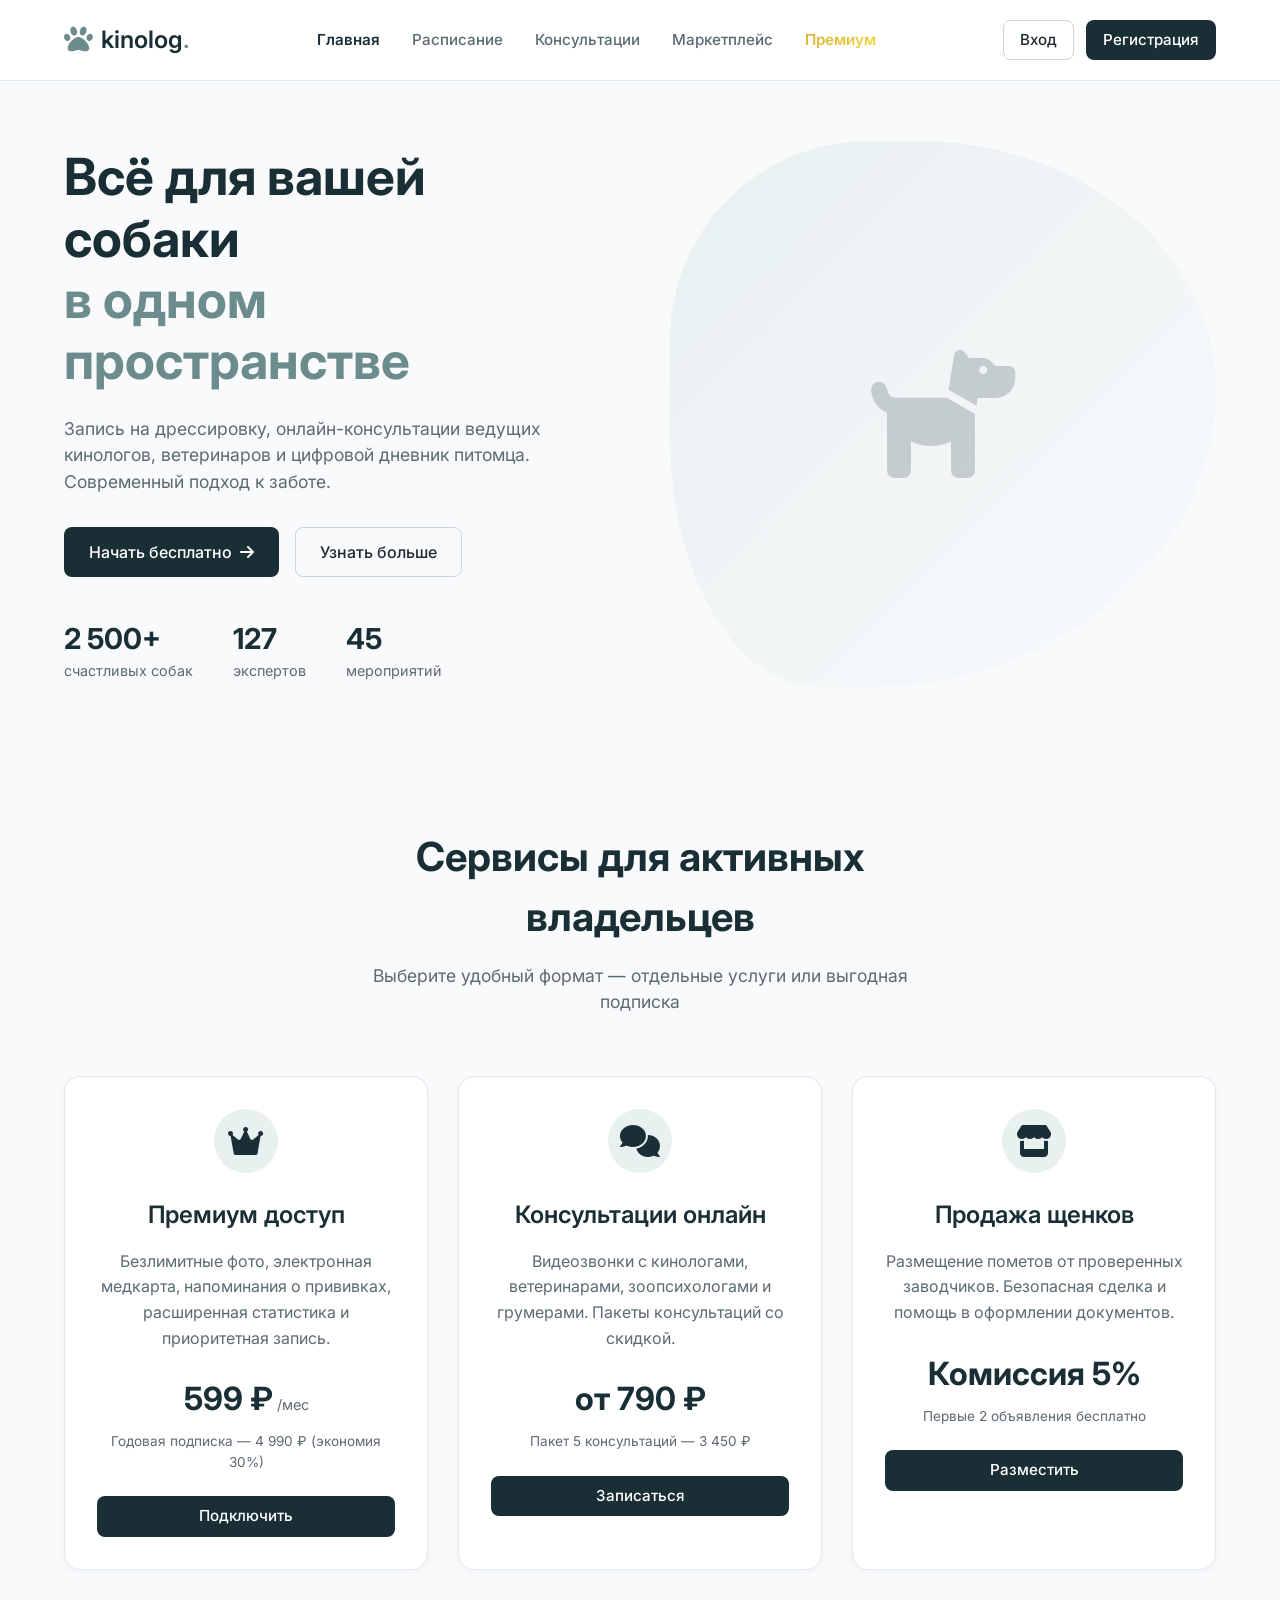
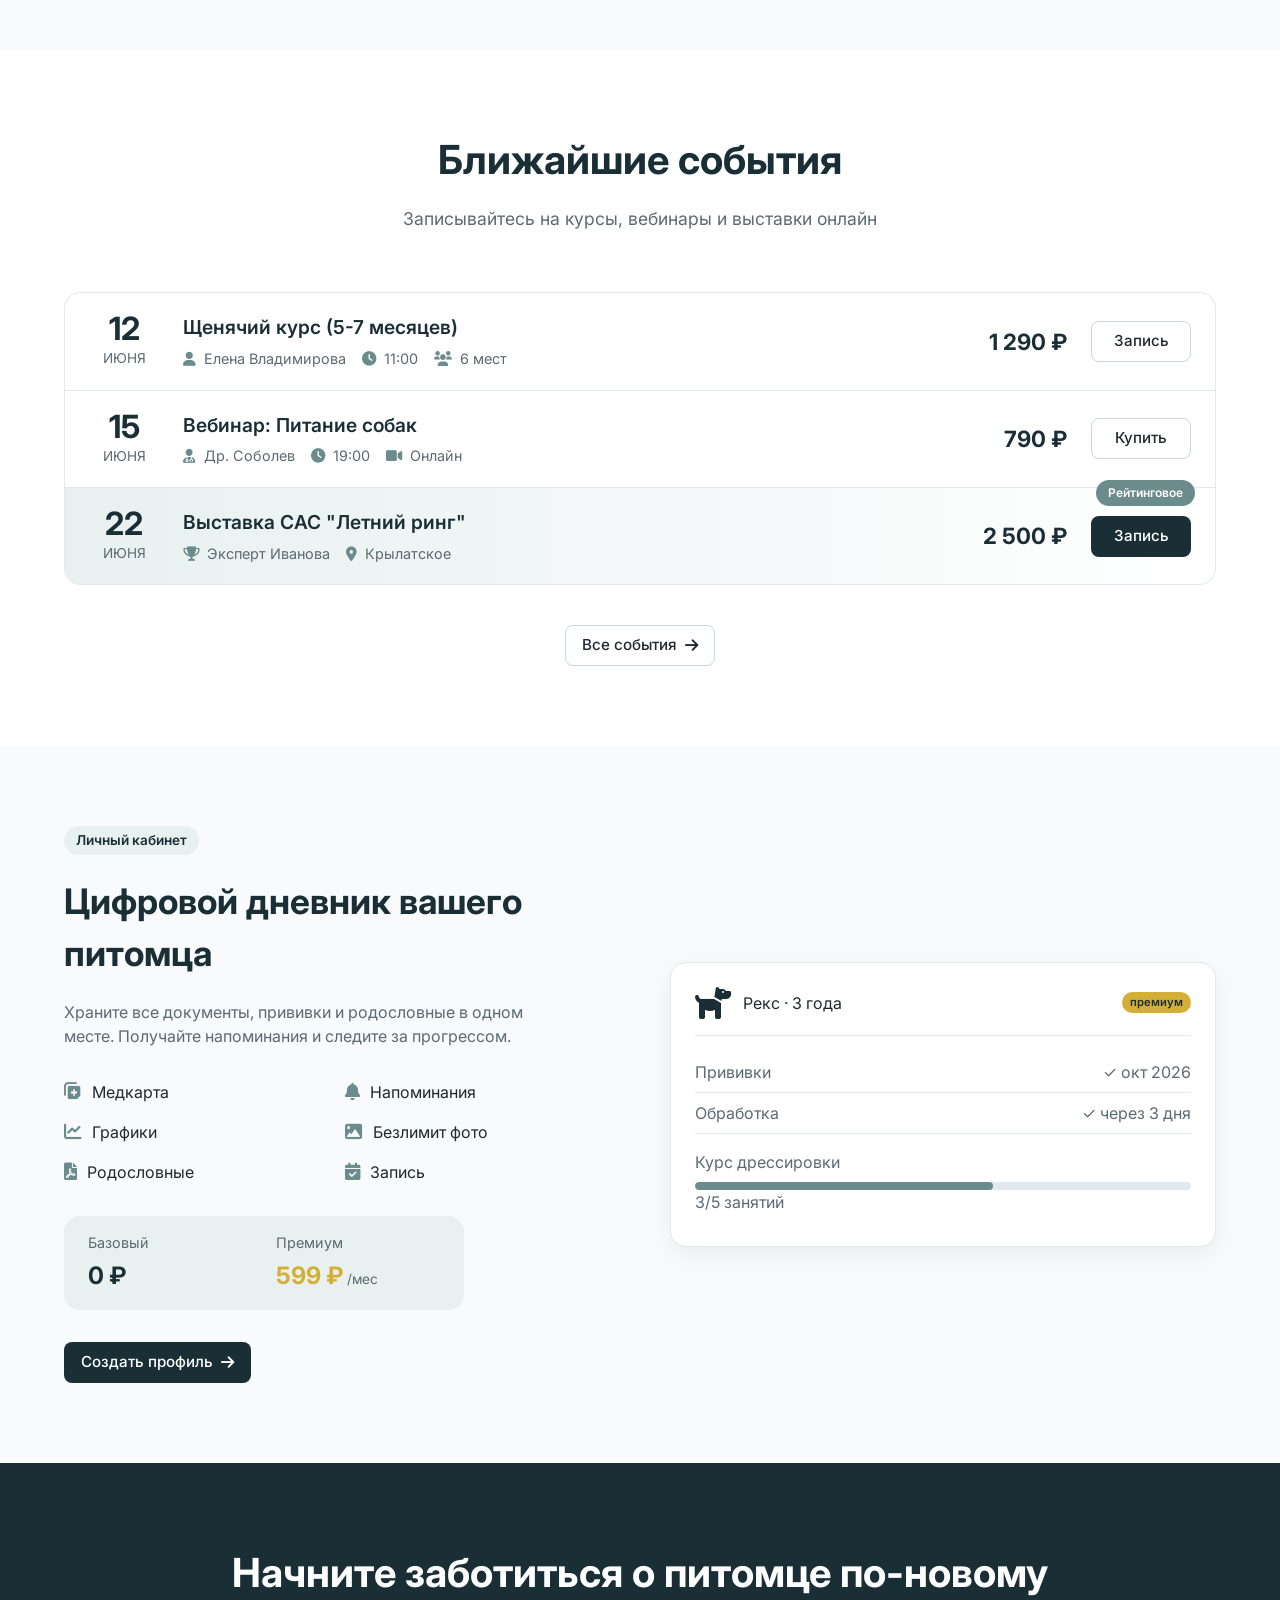
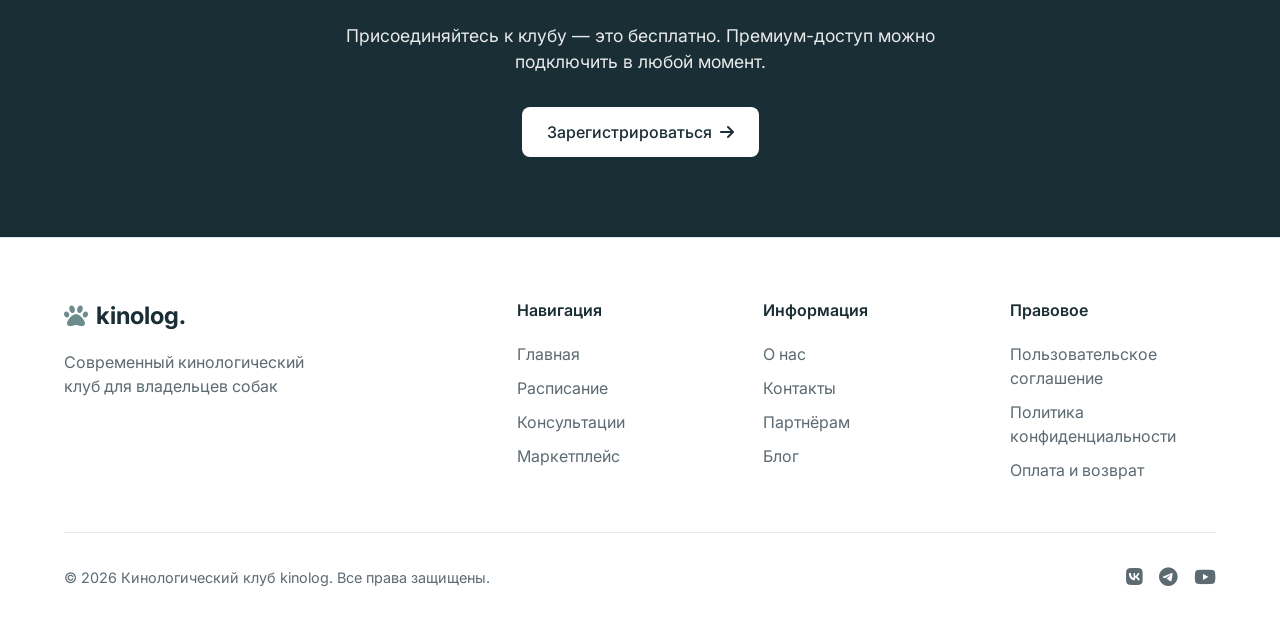
<file: index.html>
<!DOCTYPE html>
<html lang="ru">
<head>
  <meta charset="UTF-8">
  <meta name="viewport" content="width=device-width, initial-scale=1.0">
  
  <!-- SEO -->
  <title>Кинологический клуб | Современный подход к воспитанию собак</title>
  <meta name="description" content="Кинологический клуб с онлайн-записью, консультациями экспертов и цифровым дневником питомца. Премиум-сервисы для владельцев собак.">
  <meta name="keywords" content="кинологический клуб, дрессировка собак, консультация кинолога, личный кабинет собаки">
  
  <!-- Шрифты -->
  <link rel="preconnect" href="https://fonts.googleapis.com">
  <link rel="preconnect" href="https://fonts.gstatic.com" crossorigin>
  <link href="https://fonts.googleapis.com/css2?family=Inter:wght@300;400;500;600;700&display=swap" rel="stylesheet">
  
  <!-- Иконки -->
  <link rel="stylesheet" href="https://cdnjs.cloudflare.com/ajax/libs/font-awesome/6.0.0-beta3/css/all.min.css">
  
  <!-- CSS -->
  <link rel="stylesheet" href="css/style.css">
</head>
<body>
  <!-- Навигация -->
  <nav class="nav">
    <div class="container nav__container">
      <a href="index.html" class="logo">
        <i class="fas fa-paw logo__icon"></i>
        <span class="logo__text">kinolog<span class="logo__dot">.</span></span>
      </a>
      
      <div class="nav__links">
        <a href="index.html" class="nav__link nav__link--active">Главная</a>
        <a href="#" class="nav__link">Расписание</a>
        <a href="#" class="nav__link">Консультации</a>
        <a href="#" class="nav__link">Маркетплейс</a>
        <a href="#" class="nav__link nav__link--premium">Премиум</a>
      </div>
      
      <div class="nav__buttons">
        <a href="register.html" class="btn btn--outline">Вход</a>
        <a href="register.html" class="btn btn--primary">Регистрация</a>
      </div>
      
      <button class="nav__mobile-toggle" id="mobileToggle">
        <i class="fas fa-bars"></i>
      </button>
    </div>
  </nav>

  <main>
    <!-- Hero секция -->
    <section class="hero">
      <div class="container hero__container">
        <div class="hero__content">
          <h1 class="hero__title">
            Всё для вашей собаки <br>
            <span class="hero__title--highlight">в одном пространстве</span>
          </h1>
          <p class="hero__subtitle">
            Запись на дрессировку, онлайн-консультации ведущих кинологов, 
            ветеринаров и цифровой дневник питомца. Современный подход к заботе.
          </p>
          <div class="hero__actions">
            <a href="register.html" class="btn btn--primary btn--large">
              Начать бесплатно
              <i class="fas fa-arrow-right"></i>
            </a>
            <a href="#" class="btn btn--outline btn--large">
              Узнать больше
            </a>
          </div>
          <div class="hero__stats">
            <div class="stat-item">
              <span class="stat-item__number">2 500+</span>
              <span class="stat-item__label">счастливых собак</span>
            </div>
            <div class="stat-item">
              <span class="stat-item__number">127</span>
              <span class="stat-item__label">экспертов</span>
            </div>
            <div class="stat-item">
              <span class="stat-item__number">45</span>
              <span class="stat-item__label">мероприятий</span>
            </div>
          </div>
        </div>
        <div class="hero__visual">
          <div class="hero__image">
            <div class="hero__image-shape"></div>
            <i class="fas fa-dog hero__image-icon"></i>
          </div>
        </div>
      </div>
    </section>

    <!-- Коммерческие преимущества -->
    <section class="section">
      <div class="container">
        <div class="section__header">
          <h2 class="section__title">Сервисы для активных владельцев</h2>
          <p class="section__subtitle">
            Выберите удобный формат — отдельные услуги или выгодная подписка
          </p>
        </div>
        
        <div class="cards-grid">
          <!-- Карточка 1: Премиум подписка -->
          <div class="card">
            <div class="card__icon">
              <i class="fas fa-crown"></i>
            </div>
            <h3 class="card__title">Премиум доступ</h3>
            <p class="card__text">
              Безлимитные фото, электронная медкарта, напоминания о прививках, 
              расширенная статистика и приоритетная запись.
            </p>
            <div class="card__price">
              <span class="card__price-main">599 ₽</span>
              <span class="card__price-period">/мес</span>
            </div>
            <div class="card__hint">Годовая подписка — 4 990 ₽ (экономия 30%)</div>
            <a href="register.html" class="btn btn--primary card__btn">Подключить</a>
          </div>
          
          <!-- Карточка 2: Консультации -->
          <div class="card">
            <div class="card__icon">
              <i class="fas fa-comments"></i>
            </div>
            <h3 class="card__title">Консультации онлайн</h3>
            <p class="card__text">
              Видеозвонки с кинологами, ветеринарами, зоопсихологами и грумерами. 
              Пакеты консультаций со скидкой.
            </p>
            <div class="card__price">
              <span class="card__price-main">от 790 ₽</span>
            </div>
            <div class="card__hint">Пакет 5 консультаций — 3 450 ₽</div>
            <a href="register.html" class="btn btn--primary card__btn">Записаться</a>
          </div>
          
          <!-- Карточка 3: Маркетплейс -->
          <div class="card">
            <div class="card__icon">
              <i class="fas fa-store"></i>
            </div>
            <h3 class="card__title">Продажа щенков</h3>
            <p class="card__text">
              Размещение пометов от проверенных заводчиков. Безопасная сделка 
              и помощь в оформлении документов.
            </p>
            <div class="card__price">
              <span class="card__price-main">Комиссия 5%</span>
            </div>
            <div class="card__hint">Первые 2 объявления бесплатно</div>
            <a href="register.html" class="btn btn--primary card__btn">Разместить</a>
          </div>
        </div>
      </div>
    </section>

    <!-- Расписание (предпросмотр) -->
    <section class="section section--gray">
      <div class="container">
        <div class="section__header">
          <h2 class="section__title">Ближайшие события</h2>
          <p class="section__subtitle">
            Записывайтесь на курсы, вебинары и выставки онлайн
          </p>
        </div>
        
        <div class="events-preview">
          <!-- Событие 1 -->
          <div class="event-row">
            <div class="event-row__date">
              <span class="event-row__day">12</span>
              <span class="event-row__month">июня</span>
            </div>
            <div class="event-row__info">
              <h4 class="event-row__title">Щенячий курс (5-7 месяцев)</h4>
              <div class="event-row__meta">
                <span><i class="fas fa-user"></i> Елена Владимирова</span>
                <span><i class="fas fa-clock"></i> 11:00</span>
                <span><i class="fas fa-users"></i> 6 мест</span>
              </div>
            </div>
            <div class="event-row__price">1 290 ₽</div>
            <a href="register.html" class="btn btn--outline event-row__btn">Запись</a>
          </div>
          
          <!-- Событие 2 -->
          <div class="event-row">
            <div class="event-row__date">
              <span class="event-row__day">15</span>
              <span class="event-row__month">июня</span>
            </div>
            <div class="event-row__info">
              <h4 class="event-row__title">Вебинар: Питание собак</h4>
              <div class="event-row__meta">
                <span><i class="fas fa-user-md"></i> Др. Соболев</span>
                <span><i class="fas fa-clock"></i> 19:00</span>
                <span><i class="fas fa-video"></i> Онлайн</span>
              </div>
            </div>
            <div class="event-row__price">790 ₽</div>
            <a href="register.html" class="btn btn--outline event-row__btn">Купить</a>
          </div>
          
          <!-- Событие 3 -->
          <div class="event-row event-row--featured">
            <div class="event-row__date">
              <span class="event-row__day">22</span>
              <span class="event-row__month">июня</span>
            </div>
            <div class="event-row__info">
              <h4 class="event-row__title">Выставка CAC "Летний ринг"</h4>
              <div class="event-row__meta">
                <span><i class="fas fa-trophy"></i> Эксперт Иванова</span>
                <span><i class="fas fa-map-marker-alt"></i> Крылатское</span>
              </div>
            </div>
            <div class="event-row__price">2 500 ₽</div>
            <a href="register.html" class="btn btn--primary event-row__btn">Запись</a>
            <span class="event-row__badge">Рейтинговое</span>
          </div>
        </div>
        
        <div class="section__footer">
          <a href="#" class="btn btn--outline">
            Все события
            <i class="fas fa-arrow-right"></i>
          </a>
        </div>
      </div>
    </section>

    <!-- Личный кабинет (превью) -->
    <section class="section">
      <div class="container">
        <div class="dashboard-preview">
          <div class="dashboard-preview__content">
            <span class="dashboard-preview__badge">Личный кабинет</span>
            <h2 class="dashboard-preview__title">Цифровой дневник вашего питомца</h2>
            <p class="dashboard-preview__text">
              Храните все документы, прививки и родословные в одном месте. 
              Получайте напоминания и следите за прогрессом.
            </p>
            
            <div class="dashboard-preview__features">
              <div class="feature-item">
                <i class="fas fa-notes-medical"></i>
                <span>Медкарта</span>
              </div>
              <div class="feature-item">
                <i class="fas fa-bell"></i>
                <span>Напоминания</span>
              </div>
              <div class="feature-item">
                <i class="fas fa-chart-line"></i>
                <span>Графики</span>
              </div>
              <div class="feature-item">
                <i class="fas fa-image"></i>
                <span>Безлимит фото</span>
              </div>
              <div class="feature-item">
                <i class="fas fa-file-pdf"></i>
                <span>Родословные</span>
              </div>
              <div class="feature-item">
                <i class="fas fa-calendar-check"></i>
                <span>Запись</span>
              </div>
            </div>
            
            <div class="dashboard-preview__pricing">
              <div class="pricing-item">
                <span class="pricing-item__name">Базовый</span>
                <span class="pricing-item__price">0 ₽</span>
              </div>
              <div class="pricing-item pricing-item--premium">
                <span class="pricing-item__name">Премиум</span>
                <span class="pricing-item__price">599 ₽</span>
                <span class="pricing-item__period">/мес</span>
              </div>
            </div>
            
            <a href="register.html" class="btn btn--primary">
              Создать профиль
              <i class="fas fa-arrow-right"></i>
            </a>
          </div>
          
          <div class="dashboard-preview__visual">
            <div class="dashboard-card">
              <div class="dashboard-card__header">
                <i class="fas fa-dog"></i>
                <span>Рекс · 3 года</span>
                <span class="dashboard-card__badge">премиум</span>
              </div>
              <div class="dashboard-card__body">
                <div class="dashboard-card__row">
                  <span>Прививки</span>
                  <span>✓ окт 2026</span>
                </div>
                <div class="dashboard-card__row">
                  <span>Обработка</span>
                  <span>✓ через 3 дня</span>
                </div>
                <div class="dashboard-card__progress">
                  <span>Курс дрессировки</span>
                  <div class="progress-bar">
                    <div class="progress-bar__fill" style="width: 60%"></div>
                  </div>
                  <span>3/5 занятий</span>
                </div>
              </div>
            </div>
          </div>
        </div>
      </div>
    </section>

    <!-- Призыв к действию -->
    <section class="cta">
      <div class="container cta__container">
        <h2 class="cta__title">Начните заботиться о питомце по-новому</h2>
        <p class="cta__text">
          Присоединяйтесь к клубу — это бесплатно. Премиум-доступ можно подключить в любой момент.
        </p>
        <a href="register.html" class="btn btn--primary btn--large">
          Зарегистрироваться
          <i class="fas fa-arrow-right"></i>
        </a>
      </div>
    </section>
  </main>

  <!-- Подвал -->
  <footer class="footer">
    <div class="container footer__container">
      <div class="footer__grid">
        <div class="footer__col">
          <div class="footer__logo">
            <i class="fas fa-paw"></i>
            <span>kinolog.</span>
          </div>
          <p class="footer__text">Современный кинологический клуб для владельцев собак</p>
        </div>
        
        <div class="footer__col">
          <h4>Навигация</h4>
          <a href="#">Главная</a>
          <a href="#">Расписание</a>
          <a href="#">Консультации</a>
          <a href="#">Маркетплейс</a>
        </div>
        
        <div class="footer__col">
          <h4>Информация</h4>
          <a href="#">О нас</a>
          <a href="#">Контакты</a>
          <a href="#">Партнёрам</a>
          <a href="#">Блог</a>
        </div>
        
        <div class="footer__col">
          <h4>Правовое</h4>
          <a href="#">Пользовательское соглашение</a>
          <a href="#">Политика конфиденциальности</a>
          <a href="#">Оплата и возврат</a>
        </div>
      </div>
      
      <div class="footer__bottom">
        <p>© 2026 Кинологический клуб kinolog. Все права защищены.</p>
        <div class="footer__social">
          <a href="#"><i class="fab fa-vk"></i></a>
          <a href="#"><i class="fab fa-telegram"></i></a>
          <a href="#"><i class="fab fa-youtube"></i></a>
        </div>
      </div>
    </div>
  </footer>

  <script src="js/main.js"></script>
</body>
</html>
</file>
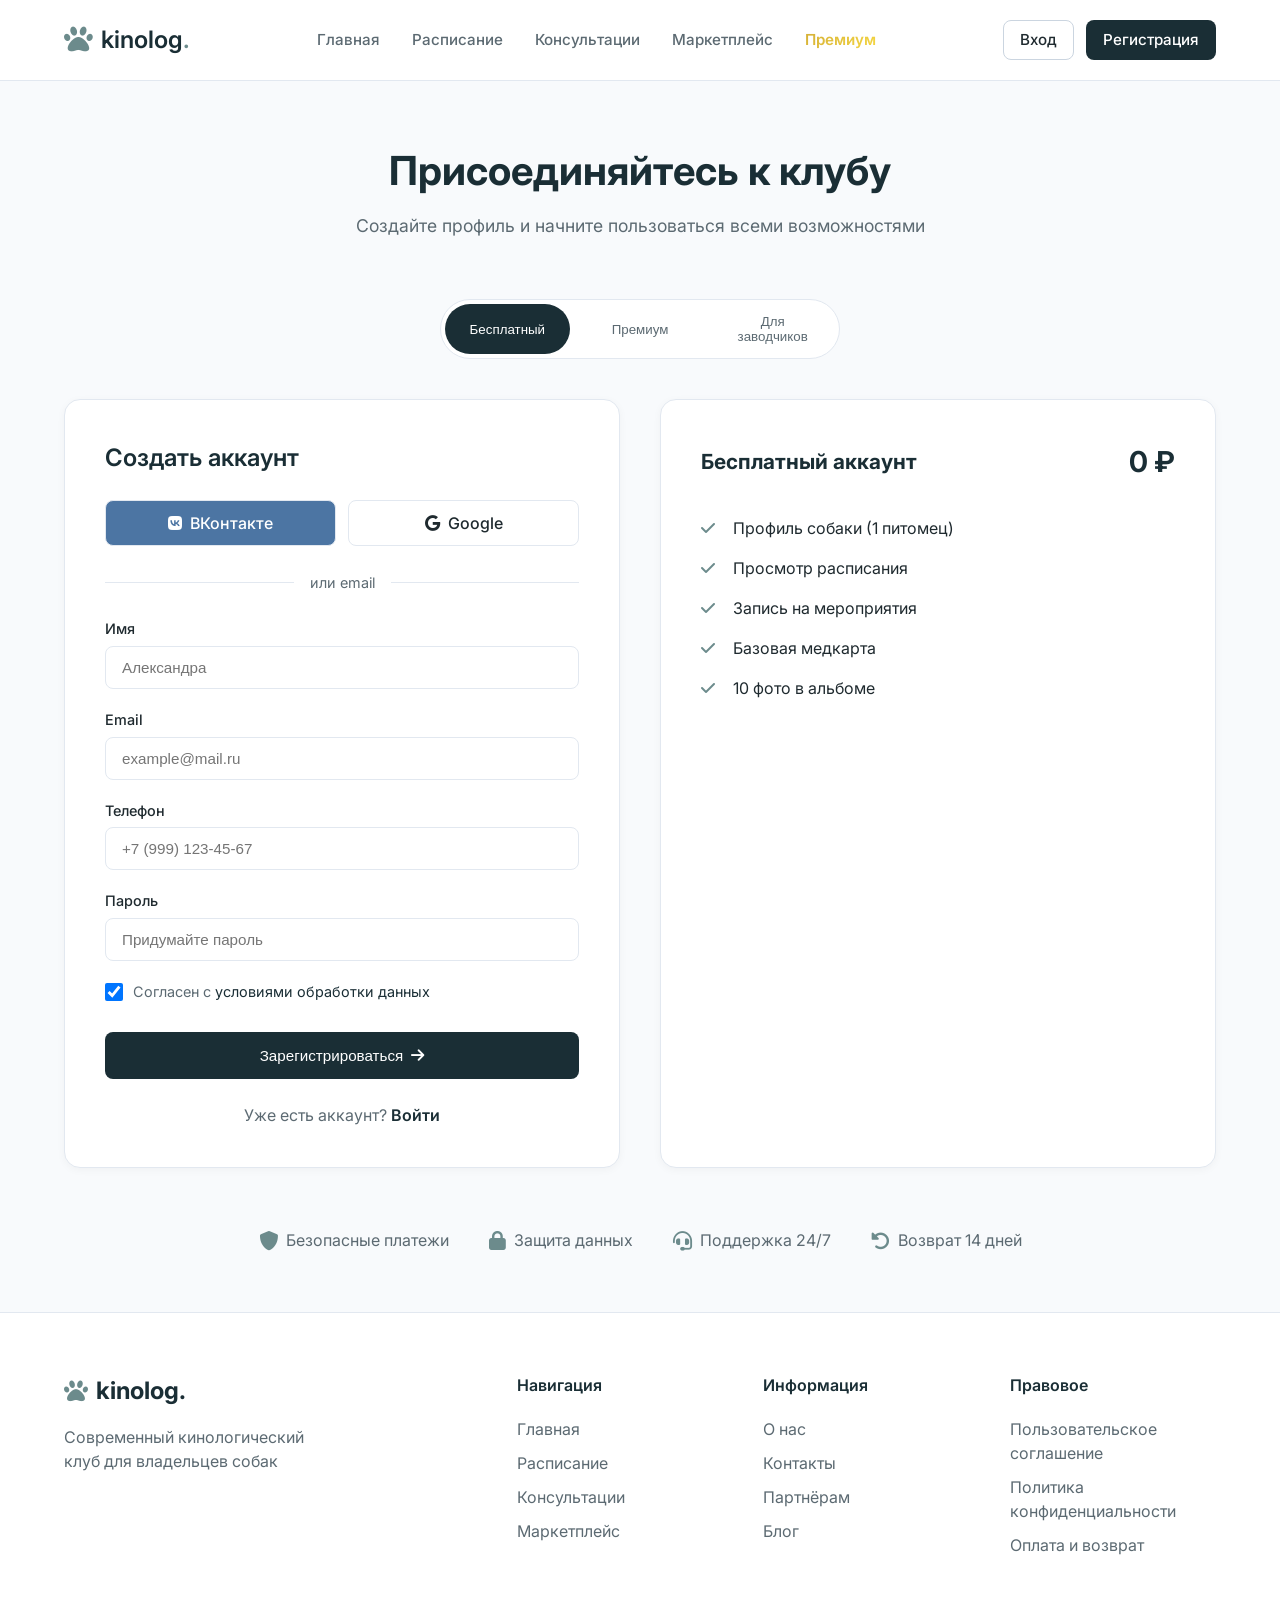
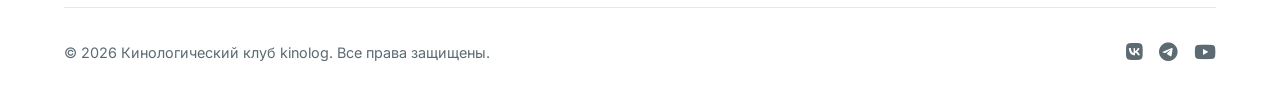
<file: register.html>
<!DOCTYPE html>
<html lang="ru">
<head>
  <meta charset="UTF-8">
  <meta name="viewport" content="width=device-width, initial-scale=1.0">
  
  <!-- SEO -->
  <title>Регистрация в кинологическом клубе | Создайте профиль питомца</title>
  <meta name="description" content="Регистрация в кинологическом клубе. Создайте цифровой профиль собаки, получайте напоминания и записывайтесь на занятия.">
  
  <!-- Шрифты -->
  <link rel="preconnect" href="https://fonts.googleapis.com">
  <link rel="preconnect" href="https://fonts.gstatic.com" crossorigin>
  <link href="https://fonts.googleapis.com/css2?family=Inter:wght@300;400;500;600;700&display=swap" rel="stylesheet">
  
  <!-- Иконки -->
  <link rel="stylesheet" href="https://cdnjs.cloudflare.com/ajax/libs/font-awesome/6.0.0-beta3/css/all.min.css">
  
  <!-- CSS -->
  <link rel="stylesheet" href="css/style.css">
</head>
<body>
  <!-- Навигация -->
  <nav class="nav">
    <div class="container nav__container">
      <a href="index.html" class="logo">
        <i class="fas fa-paw logo__icon"></i>
        <span class="logo__text">kinolog<span class="logo__dot">.</span></span>
      </a>
      
      <div class="nav__links">
        <a href="index.html" class="nav__link">Главная</a>
        <a href="#" class="nav__link">Расписание</a>
        <a href="#" class="nav__link">Консультации</a>
        <a href="#" class="nav__link">Маркетплейс</a>
        <a href="#" class="nav__link nav__link--premium">Премиум</a>
      </div>
      
      <div class="nav__buttons">
        <a href="register.html" class="btn btn--outline">Вход</a>
        <a href="register.html" class="btn btn--primary">Регистрация</a>
      </div>
      
      <button class="nav__mobile-toggle" id="mobileToggle">
        <i class="fas fa-bars"></i>
      </button>
    </div>
  </nav>

  <main>
    <div class="container">
      <!-- Заголовок страницы -->
      <div class="page-header">
        <h1 class="page-header__title">Присоединяйтесь к клубу</h1>
        <p class="page-header__subtitle">Создайте профиль и начните пользоваться всеми возможностями</p>
      </div>

      <!-- Выбор тарифа -->
      <div class="plan-selector">
        <div class="plan-selector__tabs">
          <button class="plan-selector__tab plan-selector__tab--active" data-plan="free">Бесплатный</button>
          <button class="plan-selector__tab" data-plan="premium">Премиум</button>
          <button class="plan-selector__tab" data-plan="breeder">Для заводчиков</button>
        </div>
      </div>

      <!-- Основной контент: форма + преимущества -->
      <div class="register-grid">
        <!-- Левая колонка: форма -->
        <div class="register-form">
          <h2 class="register-form__title">Создать аккаунт</h2>
          
          <div class="register-form__social">
            <a href="#" class="social-btn social-btn--vk">
              <i class="fab fa-vk"></i>
              <span>ВКонтакте</span>
            </a>
            <a href="#" class="social-btn social-btn--google">
              <i class="fab fa-google"></i>
              <span>Google</span>
            </a>
          </div>
          
          <div class="register-form__divider">
            <span>или email</span>
          </div>
          
          <form id="registerForm" class="form">
            <div class="form__group">
              <label class="form__label">Имя</label>
              <input type="text" class="form__input" placeholder="Александра">
            </div>
            
            <div class="form__group">
              <label class="form__label">Email</label>
              <input type="email" class="form__input" placeholder="example@mail.ru">
            </div>
            
            <div class="form__group">
              <label class="form__label">Телефон</label>
              <input type="tel" class="form__input" placeholder="+7 (999) 123-45-67">
            </div>
            
            <div class="form__group">
              <label class="form__label">Пароль</label>
              <input type="password" class="form__input" placeholder="Придумайте пароль">
            </div>
            
            <div class="form__group form__group--checkbox">
              <input type="checkbox" id="agree" checked>
              <label for="agree">
                Согласен с <a href="#">условиями обработки данных</a>
              </label>
            </div>
            
            <button type="submit" class="btn btn--primary form__submit">
              Зарегистрироваться
              <i class="fas fa-arrow-right"></i>
            </button>
          </form>
          
          <p class="register-form__login-link">
            Уже есть аккаунт? <a href="#">Войти</a>
          </p>
        </div>
        
        <!-- Правая колонка: преимущества тарифов -->
        <div class="register-benefits">
          <!-- Бесплатный план -->
          <div class="benefits-plan benefits-plan--active" id="freePlan">
            <div class="benefits-plan__header">
              <h3>Бесплатный аккаунт</h3>
              <div class="benefits-plan__price">0 ₽</div>
            </div>
            <ul class="benefits-plan__list">
              <li><i class="fas fa-check"></i> Профиль собаки (1 питомец)</li>
              <li><i class="fas fa-check"></i> Просмотр расписания</li>
              <li><i class="fas fa-check"></i> Запись на мероприятия</li>
              <li><i class="fas fa-check"></i> Базовая медкарта</li>
              <li><i class="fas fa-check"></i> 10 фото в альбоме</li>
            </ul>
          </div>
          
          <!-- Премиум план -->
          <div class="benefits-plan" id="premiumPlan">
            <div class="benefits-plan__header">
              <h3>Премиум</h3>
              <div class="benefits-plan__price">599 ₽ <span>/мес</span></div>
            </div>
            <ul class="benefits-plan__list">
              <li><i class="fas fa-crown"></i> До 5 питомцев</li>
              <li><i class="fas fa-crown"></i> Безлимитные фото/видео</li>
              <li><i class="fas fa-crown"></i> Напоминания о прививках</li>
              <li><i class="fas fa-crown"></i> Расширенная статистика</li>
              <li><i class="fas fa-crown"></i> Скидка 10% на услуги</li>
              <li><i class="fas fa-crown"></i> Приоритетная запись</li>
            </ul>
            <div class="benefits-plan__hint">Год — 4 990 ₽ (экономия 30%)</div>
          </div>
          
          <!-- Для заводчиков -->
          <div class="benefits-plan" id="breederPlan">
            <div class="benefits-plan__header">
              <h3>Для заводчиков</h3>
              <div class="benefits-plan__price">1 290 ₽ <span>/мес</span></div>
            </div>
            <ul class="benefits-plan__list">
              <li><i class="fas fa-star"></i> Всё из Премиум</li>
              <li><i class="fas fa-star"></i> Ведение родословных</li>
              <li><i class="fas fa-star"></i> Учет пометов</li>
              <li><i class="fas fa-star"></i> Метрики PDF</li>
              <li><i class="fas fa-star"></i> Продвижение в каталоге</li>
            </ul>
            <div class="benefits-plan__hint">Первые 14 дней бесплатно</div>
          </div>
        </div>
      </div>

      <!-- Дополнительные преимущества -->
      <div class="trust-badges">
        <div class="trust-badge">
          <i class="fas fa-shield-alt"></i>
          <span>Безопасные платежи</span>
        </div>
        <div class="trust-badge">
          <i class="fas fa-lock"></i>
          <span>Защита данных</span>
        </div>
        <div class="trust-badge">
          <i class="fas fa-headset"></i>
          <span>Поддержка 24/7</span>
        </div>
        <div class="trust-badge">
          <i class="fas fa-undo-alt"></i>
          <span>Возврат 14 дней</span>
        </div>
      </div>
    </div>
  </main>

  <!-- Подвал -->
  <footer class="footer">
    <div class="container footer__container">
      <div class="footer__grid">
        <div class="footer__col">
          <div class="footer__logo">
            <i class="fas fa-paw"></i>
            <span>kinolog.</span>
          </div>
          <p class="footer__text">Современный кинологический клуб для владельцев собак</p>
        </div>
        
        <div class="footer__col">
          <h4>Навигация</h4>
          <a href="#">Главная</a>
          <a href="#">Расписание</a>
          <a href="#">Консультации</a>
          <a href="#">Маркетплейс</a>
        </div>
        
        <div class="footer__col">
          <h4>Информация</h4>
          <a href="#">О нас</a>
          <a href="#">Контакты</a>
          <a href="#">Партнёрам</a>
          <a href="#">Блог</a>
        </div>
        
        <div class="footer__col">
          <h4>Правовое</h4>
          <a href="#">Пользовательское соглашение</a>
          <a href="#">Политика конфиденциальности</a>
          <a href="#">Оплата и возврат</a>
        </div>
      </div>
      
      <div class="footer__bottom">
        <p>© 2026 Кинологический клуб kinolog. Все права защищены.</p>
        <div class="footer__social">
          <a href="#"><i class="fab fa-vk"></i></a>
          <a href="#"><i class="fab fa-telegram"></i></a>
          <a href="#"><i class="fab fa-youtube"></i></a>
        </div>
      </div>
    </div>
  </footer>

  <script src="js/main.js"></script>
</body>
</html>
</file>
<file: css/style.css>
/* ===== Переменные ===== */
:root {
  --color-primary: #1A2E35;
  --color-primary-light: #2A4048;
  --color-accent: #6C8B8C;
  --color-accent-light: #E8F0F0;
  --color-bg: #F8FAFC;
  --color-white: #FFFFFF;
  --color-text: #1F2A2F;
  --color-text-light: #5C6A72;
  --color-gray-100: #F1F4F7;
  --color-gray-200: #E2E8F0;
  --color-gray-300: #CBD5E0;
  --color-gold: #D4AF37;
  
  --shadow-sm: 0 2px 8px rgba(0, 0, 0, 0.04);
  --shadow-md: 0 8px 24px rgba(0, 0, 0, 0.06);
  --shadow-lg: 0 16px 32px rgba(0, 0, 0, 0.04);
  
  --radius-sm: 4px;
  --radius-md: 8px;
  --radius-lg: 16px;
  --radius-xl: 24px;
  
  --font-main: 'Inter', sans-serif;
}

/* ===== Сбросы ===== */
* {
  margin: 0;
  padding: 0;
  box-sizing: border-box;
}

body {
  font-family: var(--font-main);
  color: var(--color-text);
  background-color: var(--color-bg);
  line-height: 1.5;
}

/* ===== Контейнер ===== */
.container {
  max-width: 1200px;
  margin: 0 auto;
  padding: 0 24px;
}

/* ===== Навигация ===== */
.nav {
  background: var(--color-white);
  border-bottom: 1px solid var(--color-gray-200);
  position: sticky;
  top: 0;
  z-index: 100;
}

.nav__container {
  display: flex;
  align-items: center;
  justify-content: space-between;
  height: 80px;
}

.logo {
  display: flex;
  align-items: center;
  gap: 8px;
  text-decoration: none;
  font-weight: 600;
  font-size: 1.5rem;
  color: var(--color-primary);
}

.logo__icon {
  color: var(--color-accent);
  font-size: 1.8rem;
}

.logo__dot {
  color: var(--color-accent);
}

.nav__links {
  display: flex;
  gap: 32px;
}

.nav__link {
  text-decoration: none;
  color: var(--color-text-light);
  font-weight: 500;
  transition: color 0.2s;
  font-size: 0.95rem;
}

.nav__link:hover {
  color: var(--color-primary);
}

.nav__link--active {
  color: var(--color-primary);
  font-weight: 600;
}

.nav__link--premium {
  background: linear-gradient(135deg, var(--color-gold), #F5D742);
  -webkit-background-clip: text;
  -webkit-text-fill-color: transparent;
  background-clip: text;
  font-weight: 600;
}

.nav__buttons {
  display: flex;
  gap: 12px;
}

.nav__mobile-toggle {
  display: none;
  background: none;
  border: none;
  font-size: 1.5rem;
  color: var(--color-primary);
  cursor: pointer;
}

/* ===== Кнопки ===== */
.btn {
  display: inline-flex;
  align-items: center;
  justify-content: center;
  gap: 8px;
  padding: 8px 16px;
  border-radius: var(--radius-md);
  font-weight: 500;
  font-size: 0.95rem;
  text-decoration: none;
  transition: all 0.2s;
  cursor: pointer;
  border: 1px solid transparent;
}

.btn--primary {
  background: var(--color-primary);
  color: white;
}

.btn--primary:hover {
  background: var(--color-primary-light);
}

.btn--outline {
  background: transparent;
  border-color: var(--color-gray-300);
  color: var(--color-text);
}

.btn--outline:hover {
  border-color: var(--color-primary);
  background: var(--color-gray-100);
}

.btn--large {
  padding: 12px 24px;
  font-size: 1rem;
}

/* ===== Hero секция ===== */
.hero {
  padding: 60px 0;
}

.hero__container {
  display: grid;
  grid-template-columns: 1fr 1fr;
  gap: 60px;
  align-items: center;
}

.hero__title {
  font-size: 3.2rem;
  font-weight: 700;
  line-height: 1.2;
  color: var(--color-primary);
  margin-bottom: 24px;
}

.hero__title--highlight {
  color: var(--color-accent);
  position: relative;
}

.hero__subtitle {
  font-size: 1.1rem;
  color: var(--color-text-light);
  margin-bottom: 32px;
  max-width: 500px;
}

.hero__actions {
  display: flex;
  gap: 16px;
  margin-bottom: 40px;
}

.hero__stats {
  display: flex;
  gap: 40px;
}

.stat-item {
  display: flex;
  flex-direction: column;
}

.stat-item__number {
  font-size: 1.8rem;
  font-weight: 700;
  color: var(--color-primary);
}

.stat-item__label {
  font-size: 0.9rem;
  color: var(--color-text-light);
}

.hero__visual {
  position: relative;
}

.hero__image {
  position: relative;
  width: 100%;
  aspect-ratio: 1;
}

.hero__image-shape {
  position: absolute;
  width: 100%;
  height: 100%;
  background: linear-gradient(135deg, var(--color-accent-light), var(--color-bg));
  border-radius: 40% 60% 70% 30% / 40% 50% 60% 50%;
  animation: morph 8s ease-in-out infinite;
}

.hero__image-icon {
  position: absolute;
  top: 50%;
  left: 50%;
  transform: translate(-50%, -50%);
  font-size: 8rem;
  color: var(--color-primary);
  opacity: 0.2;
}

@keyframes morph {
  0%, 100% { border-radius: 40% 60% 70% 30% / 40% 50% 60% 50%; }
  50% { border-radius: 60% 40% 30% 70% / 60% 30% 70% 40%; }
}

/* ===== Секции ===== */
.section {
  padding: 80px 0;
}

.section--gray {
  background: var(--color-white);
}

.section__header {
  text-align: center;
  max-width: 600px;
  margin: 0 auto 60px;
}

.section__title {
  font-size: 2.5rem;
  font-weight: 700;
  color: var(--color-primary);
  margin-bottom: 16px;
}

.section__subtitle {
  font-size: 1.1rem;
  color: var(--color-text-light);
}

.section__footer {
  text-align: center;
  margin-top: 40px;
}

/* ===== Карточки ===== */
.cards-grid {
  display: grid;
  grid-template-columns: repeat(auto-fit, minmax(300px, 1fr));
  gap: 30px;
}

.card {
  background: var(--color-white);
  border-radius: var(--radius-lg);
  padding: 32px;
  box-shadow: var(--shadow-sm);
  transition: all 0.3s;
  border: 1px solid var(--color-gray-200);
  text-align: center;
}

.card:hover {
  transform: translateY(-4px);
  box-shadow: var(--shadow-md);
}

.card__icon {
  width: 64px;
  height: 64px;
  background: var(--color-accent-light);
  border-radius: 50%;
  display: flex;
  align-items: center;
  justify-content: center;
  margin: 0 auto 24px;
}

.card__icon i {
  font-size: 2rem;
  color: var(--color-primary);
}

.card__title {
  font-size: 1.5rem;
  font-weight: 600;
  color: var(--color-primary);
  margin-bottom: 16px;
}

.card__text {
  color: var(--color-text-light);
  margin-bottom: 24px;
  line-height: 1.6;
}

.card__price {
  margin-bottom: 8px;
}

.card__price-main {
  font-size: 2rem;
  font-weight: 700;
  color: var(--color-primary);
}

.card__price-period {
  color: var(--color-text-light);
  font-size: 0.9rem;
}

.card__hint {
  font-size: 0.85rem;
  color: var(--color-text-light);
  margin-bottom: 24px;
}

.card__btn {
  width: 100%;
}

/* ===== События ===== */
.events-preview {
  background: var(--color-white);
  border-radius: var(--radius-lg);
  overflow: hidden;
  border: 1px solid var(--color-gray-200);
}

.event-row {
  display: flex;
  align-items: center;
  padding: 20px 24px;
  border-bottom: 1px solid var(--color-gray-200);
  position: relative;
}

.event-row:last-child {
  border-bottom: none;
}

.event-row--featured {
  background: linear-gradient(90deg, var(--color-accent-light), transparent);
}

.event-row__date {
  min-width: 70px;
  text-align: center;
  margin-right: 24px;
}

.event-row__day {
  display: block;
  font-size: 2rem;
  font-weight: 700;
  color: var(--color-primary);
  line-height: 1;
}

.event-row__month {
  font-size: 0.85rem;
  color: var(--color-text-light);
  text-transform: uppercase;
}

.event-row__info {
  flex: 1;
}

.event-row__title {
  font-size: 1.2rem;
  font-weight: 600;
  color: var(--color-primary);
  margin-bottom: 6px;
}

.event-row__meta {
  display: flex;
  gap: 16px;
  font-size: 0.9rem;
  color: var(--color-text-light);
}

.event-row__meta i {
  color: var(--color-accent);
  margin-right: 4px;
}

.event-row__price {
  font-size: 1.4rem;
  font-weight: 700;
  color: var(--color-primary);
  margin: 0 24px;
}

.event-row__btn {
  min-width: 100px;
}

.event-row__badge {
  position: absolute;
  top: -8px;
  right: 20px;
  background: var(--color-accent);
  color: white;
  padding: 4px 12px;
  border-radius: 20px;
  font-size: 0.75rem;
  font-weight: 600;
}

/* ===== Dashboard Preview ===== */
.dashboard-preview {
  display: grid;
  grid-template-columns: 1fr 1fr;
  gap: 60px;
  align-items: center;
}

.dashboard-preview__badge {
  display: inline-block;
  padding: 4px 12px;
  background: var(--color-accent-light);
  color: var(--color-primary);
  border-radius: 20px;
  font-size: 0.85rem;
  font-weight: 600;
  margin-bottom: 20px;
}

.dashboard-preview__title {
  font-size: 2.2rem;
  font-weight: 700;
  color: var(--color-primary);
  margin-bottom: 20px;
}

.dashboard-preview__text {
  color: var(--color-text-light);
  margin-bottom: 32px;
  max-width: 500px;
}

.dashboard-preview__features {
  display: grid;
  grid-template-columns: repeat(2, 1fr);
  gap: 16px;
  margin-bottom: 32px;
}

.feature-item {
  display: flex;
  align-items: center;
  gap: 10px;
  color: var(--color-text);
}

.feature-item i {
  color: var(--color-accent);
  font-size: 1.1rem;
}

.dashboard-preview__pricing {
  display: flex;
  gap: 24px;
  margin-bottom: 32px;
  background: var(--color-accent-light);
  padding: 16px 24px;
  border-radius: var(--radius-lg);
  max-width: 400px;
}

.pricing-item {
  flex: 1;
}

.pricing-item__name {
  display: block;
  font-size: 0.9rem;
  color: var(--color-text-light);
  margin-bottom: 4px;
}

.pricing-item__price {
  font-size: 1.5rem;
  font-weight: 700;
  color: var(--color-primary);
}

.pricing-item__period {
  font-size: 0.85rem;
  color: var(--color-text-light);
}

.pricing-item--premium .pricing-item__price {
  color: var(--color-gold);
}

.dashboard-card {
  background: var(--color-white);
  border-radius: var(--radius-lg);
  padding: 24px;
  box-shadow: var(--shadow-md);
  border: 1px solid var(--color-gray-200);
}

.dashboard-card__header {
  display: flex;
  align-items: center;
  gap: 12px;
  padding-bottom: 16px;
  border-bottom: 1px solid var(--color-gray-200);
  margin-bottom: 16px;
}

.dashboard-card__header i {
  font-size: 2rem;
  color: var(--color-primary);
}

.dashboard-card__badge {
  background: var(--color-gold);
  color: var(--color-primary);
  padding: 2px 8px;
  border-radius: 20px;
  font-size: 0.7rem;
  font-weight: 600;
  margin-left: auto;
}

.dashboard-card__row {
  display: flex;
  justify-content: space-between;
  padding: 8px 0;
  border-bottom: 1px solid var(--color-gray-200);
  color: var(--color-text-light);
}

.dashboard-card__progress {
  margin-top: 16px;
}

.dashboard-card__progress span {
  display: block;
  margin-bottom: 8px;
  color: var(--color-text-light);
}

.progress-bar {
  height: 8px;
  background: var(--color-gray-200);
  border-radius: 20px;
  overflow: hidden;
}

.progress-bar__fill {
  height: 100%;
  background: var(--color-accent);
  border-radius: 20px;
}

/* ===== CTA секция ===== */
.cta {
  background: var(--color-primary);
  color: white;
  padding: 80px 0;
  text-align: center;
}

.cta__title {
  font-size: 2.5rem;
  font-weight: 700;
  margin-bottom: 20px;
}

.cta__text {
  font-size: 1.1rem;
  opacity: 0.9;
  margin-bottom: 32px;
  max-width: 600px;
  margin-left: auto;
  margin-right: auto;
}

.cta .btn--primary {
  background: white;
  color: var(--color-primary);
}

.cta .btn--primary:hover {
  background: var(--color-gray-100);
}

/* ===== Footer ===== */
.footer {
  background: var(--color-white);
  border-top: 1px solid var(--color-gray-200);
  padding: 60px 0 30px;
}

.footer__grid {
  display: grid;
  grid-template-columns: 2fr 1fr 1fr 1fr;
  gap: 40px;
  margin-bottom: 40px;
}

.footer__logo {
  display: flex;
  align-items: center;
  gap: 8px;
  font-size: 1.5rem;
  font-weight: 700;
  color: var(--color-primary);
  margin-bottom: 16px;
}

.footer__logo i {
  color: var(--color-accent);
}

.footer__text {
  color: var(--color-text-light);
  max-width: 250px;
}

.footer__col h4 {
  color: var(--color-primary);
  margin-bottom: 20px;
  font-size: 1rem;
  font-weight: 600;
}

.footer__col a {
  display: block;
  color: var(--color-text-light);
  text-decoration: none;
  margin-bottom: 10px;
  transition: color 0.2s;
}

.footer__col a:hover {
  color: var(--color-primary);
}

.footer__bottom {
  display: flex;
  justify-content: space-between;
  align-items: center;
  padding-top: 30px;
  border-top: 1px solid var(--color-gray-200);
  color: var(--color-text-light);
  font-size: 0.9rem;
}

.footer__social {
  display: flex;
  gap: 16px;
}

.footer__social a {
  color: var(--color-text-light);
  font-size: 1.2rem;
}

.footer__social a:hover {
  color: var(--color-primary);
}

/* ===== Страница регистрации ===== */
.page-header {
  padding: 60px 0 20px;
  text-align: center;
}

.page-header__title {
  font-size: 2.5rem;
  font-weight: 700;
  color: var(--color-primary);
  margin-bottom: 12px;
}

.page-header__subtitle {
  font-size: 1.1rem;
  color: var(--color-text-light);
}

.plan-selector {
  margin: 40px 0;
}

.plan-selector__tabs {
  display: flex;
  justify-content: center;
  gap: 8px;
  background: var(--color-white);
  padding: 4px;
  border-radius: 40px;
  max-width: 400px;
  margin: 0 auto;
  border: 1px solid var(--color-gray-200);
}

.plan-selector__tab {
  flex: 1;
  padding: 10px 20px;
  border: none;
  background: transparent;
  border-radius: 40px;
  font-weight: 500;
  color: var(--color-text-light);
  cursor: pointer;
  transition: all 0.2s;
}

.plan-selector__tab--active {
  background: var(--color-primary);
  color: white;
}

.register-grid {
  display: grid;
  grid-template-columns: 1fr 1fr;
  gap: 40px;
  margin-bottom: 60px;
}

/* Форма регистрации */
.register-form {
  background: var(--color-white);
  border-radius: var(--radius-lg);
  padding: 40px;
  box-shadow: var(--shadow-sm);
  border: 1px solid var(--color-gray-200);
}

.register-form__title {
  font-size: 1.5rem;
  font-weight: 600;
  color: var(--color-primary);
  margin-bottom: 24px;
}

.register-form__social {
  display: grid;
  grid-template-columns: 1fr 1fr;
  gap: 12px;
  margin-bottom: 24px;
}

.social-btn {
  display: flex;
  align-items: center;
  justify-content: center;
  gap: 8px;
  padding: 10px;
  border-radius: var(--radius-md);
  text-decoration: none;
  font-weight: 500;
  transition: all 0.2s;
  border: 1px solid var(--color-gray-200);
}

.social-btn--vk {
  background: #4C75A3;
  color: white;
}

.social-btn--google {
  background: white;
  color: var(--color-text);
}

.register-form__divider {
  text-align: center;
  position: relative;
  margin: 24px 0;
}

.register-form__divider::before {
  content: '';
  position: absolute;
  left: 0;
  top: 50%;
  width: 100%;
  height: 1px;
  background: var(--color-gray-200);
}

.register-form__divider span {
  background: var(--color-white);
  padding: 0 16px;
  position: relative;
  color: var(--color-text-light);
  font-size: 0.9rem;
}

/* Элементы формы */
.form__group {
  margin-bottom: 20px;
}

.form__label {
  display: block;
  font-weight: 500;
  margin-bottom: 6px;
  color: var(--color-text);
  font-size: 0.9rem;
}

.form__input {
  width: 100%;
  padding: 12px 16px;
  border: 1px solid var(--color-gray-200);
  border-radius: var(--radius-md);
  font-size: 0.95rem;
  transition: all 0.2s;
}

.form__input:focus {
  outline: none;
  border-color: var(--color-accent);
}

.form__group--checkbox {
  display: flex;
  align-items: center;
  gap: 10px;
}

.form__group--checkbox input {
  width: 18px;
  height: 18px;
}

.form__group--checkbox label {
  color: var(--color-text-light);
  font-size: 0.9rem;
}

.form__group--checkbox a {
  color: var(--color-primary);
  text-decoration: none;
}

.form__submit {
  width: 100%;
  padding: 14px;
  margin-top: 10px;
}

.register-form__login-link {
  text-align: center;
  margin-top: 24px;
  color: var(--color-text-light);
}

.register-form__login-link a {
  color: var(--color-primary);
  font-weight: 600;
  text-decoration: none;
}

/* Блок преимуществ тарифов */
.register-benefits {
  background: var(--color-white);
  border-radius: var(--radius-lg);
  padding: 40px;
  box-shadow: var(--shadow-sm);
  border: 1px solid var(--color-gray-200);
}

.benefits-plan {
  display: none;
}

.benefits-plan--active {
  display: block;
}

.benefits-plan__header {
  display: flex;
  justify-content: space-between;
  align-items: center;
  margin-bottom: 24px;
}

.benefits-plan__header h3 {
  font-size: 1.3rem;
  color: var(--color-primary);
}

.benefits-plan__price {
  font-size: 1.8rem;
  font-weight: 700;
  color: var(--color-primary);
}

.benefits-plan__price span {
  font-size: 0.9rem;
  font-weight: 400;
  color: var(--color-text-light);
}

.benefits-plan__list {
  list-style: none;
  margin-bottom: 24px;
}

.benefits-plan__list li {
  display: flex;
  align-items: center;
  gap: 12px;
  padding: 8px 0;
  color: var(--color-text);
}

.benefits-plan__list i {
  color: var(--color-accent);
  width: 20px;
}

.benefits-plan__list .fa-crown {
  color: var(--color-gold);
}

.benefits-plan__list .fa-star {
  color: var(--color-gold);
}

.benefits-plan__hint {
  background: var(--color-accent-light);
  padding: 12px;
  border-radius: var(--radius-md);
  color: var(--color-primary);
  font-weight: 500;
  text-align: center;
}

/* Значки доверия */
.trust-badges {
  display: flex;
  justify-content: center;
  gap: 40px;
  margin: 60px 0;
}

.trust-badge {
  display: flex;
  align-items: center;
  gap: 8px;
  color: var(--color-text-light);
}

.trust-badge i {
  color: var(--color-accent);
  font-size: 1.2rem;
}

/* ===== Адаптивность ===== */
@media (max-width: 900px) {
  .hero__container,
  .dashboard-preview,
  .register-grid {
    grid-template-columns: 1fr;
  }
  
  .hero__title {
    font-size: 2.5rem;
  }
  
  .footer__grid {
    grid-template-columns: 1fr 1fr;
  }
  
  .event-row {
    flex-wrap: wrap;
    gap: 16px;
  }
  
  .event-row__price {
    margin-left: 0;
  }
}

@media (max-width: 700px) {
  .nav__links {
    display: none;
  }
  
  .nav__mobile-toggle {
    display: block;
  }
  
  .hero__stats {
    flex-direction: column;
    gap: 20px;
  }
  
  .event-row__btn {
    width: 100%;
  }
  
  .footer__grid {
    grid-template-columns: 1fr;
  }
  
  .trust-badges {
    flex-wrap: wrap;
    gap: 20px;
  }
}

@media (max-width: 500px) {
  .hero__actions {
    flex-direction: column;
  }
  
  .btn--large {
    width: 100%;
  }
  
  .register-form,
  .register-benefits {
    padding: 24px;
  }
  
  .plan-selector__tabs {
    flex-direction: column;
    border-radius: var(--radius-lg);
  }
}
</file>
